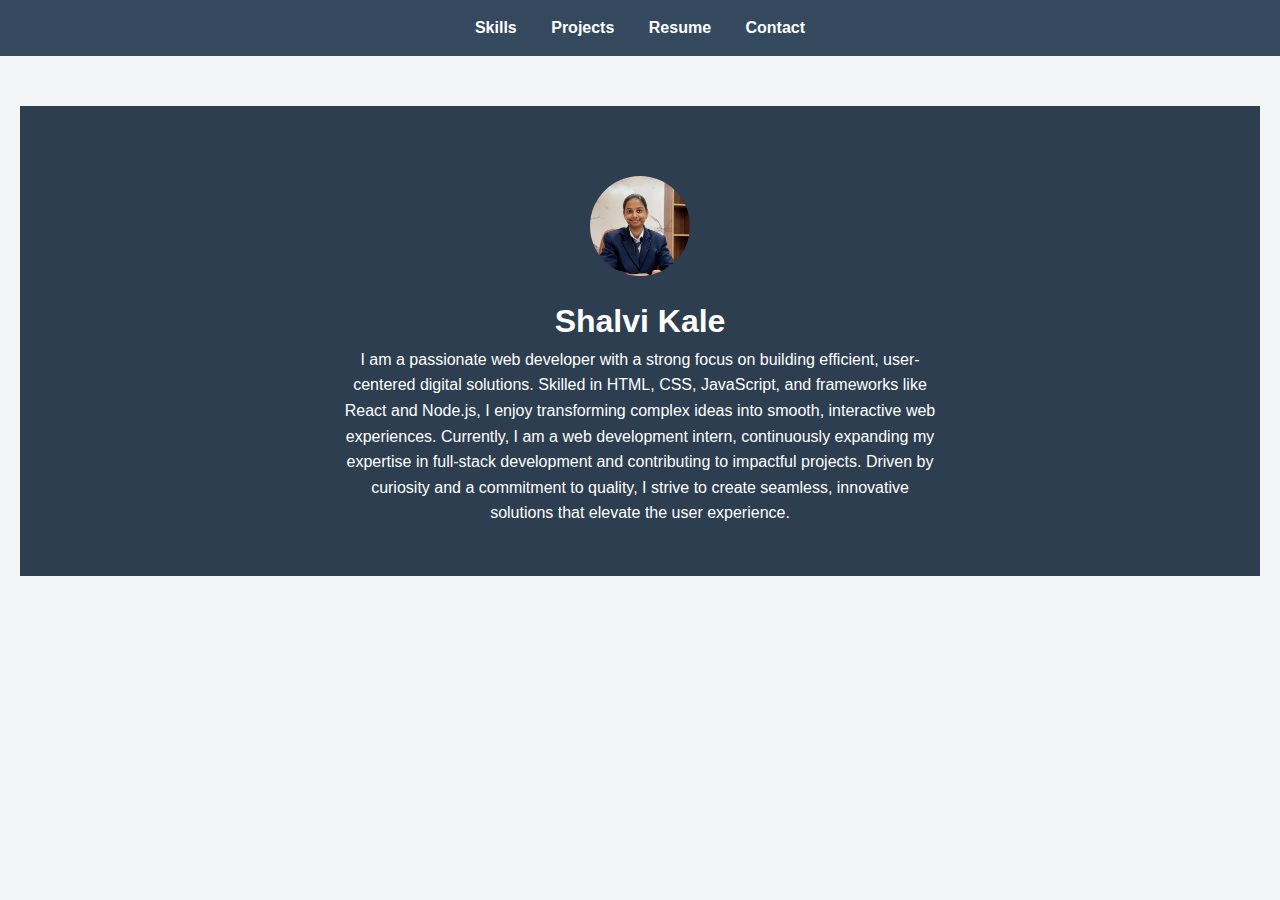
<file: index.html>
<!DOCTYPE html>
<html lang="en">
  <head>
    <meta charset="UTF-8" />
    <meta name="viewport" content="width=device-width, initial-scale=1.0" />
    <title>About Me - Portfolio</title>
    <link rel="stylesheet" href="style.css" />
  </head>
  <body>
    <header>
      <nav>
        <a href="skills.html">Skills</a>
        <a href="projects.html">Projects</a>
        <a href="resume.html">Resume</a>
        <a href="contact.html">Contact</a>
      </nav>
    </header>

    <section id="about">
      <div class="top-section">
        <div class="profile-pic">
          <img src="photo.jpg" alt="Your Photo" />
        </div>
        <h1>Shalvi Kale</h1>
        <p class="intro">
          I am a passionate web developer with a strong focus on building
          efficient, user-centered digital solutions. Skilled in HTML, CSS,
          JavaScript, and frameworks like React and Node.js, I enjoy
          transforming complex ideas into smooth, interactive web experiences.
          Currently, I am a web development intern, continuously expanding my
          expertise in full-stack development and contributing to impactful
          projects. Driven by curiosity and a commitment to quality, I strive to
          create seamless, innovative solutions that elevate the user
          experience.
        </p>
      </div>
    </section>

    <script src="script.js"></script>
  </body>
</html>
</file>
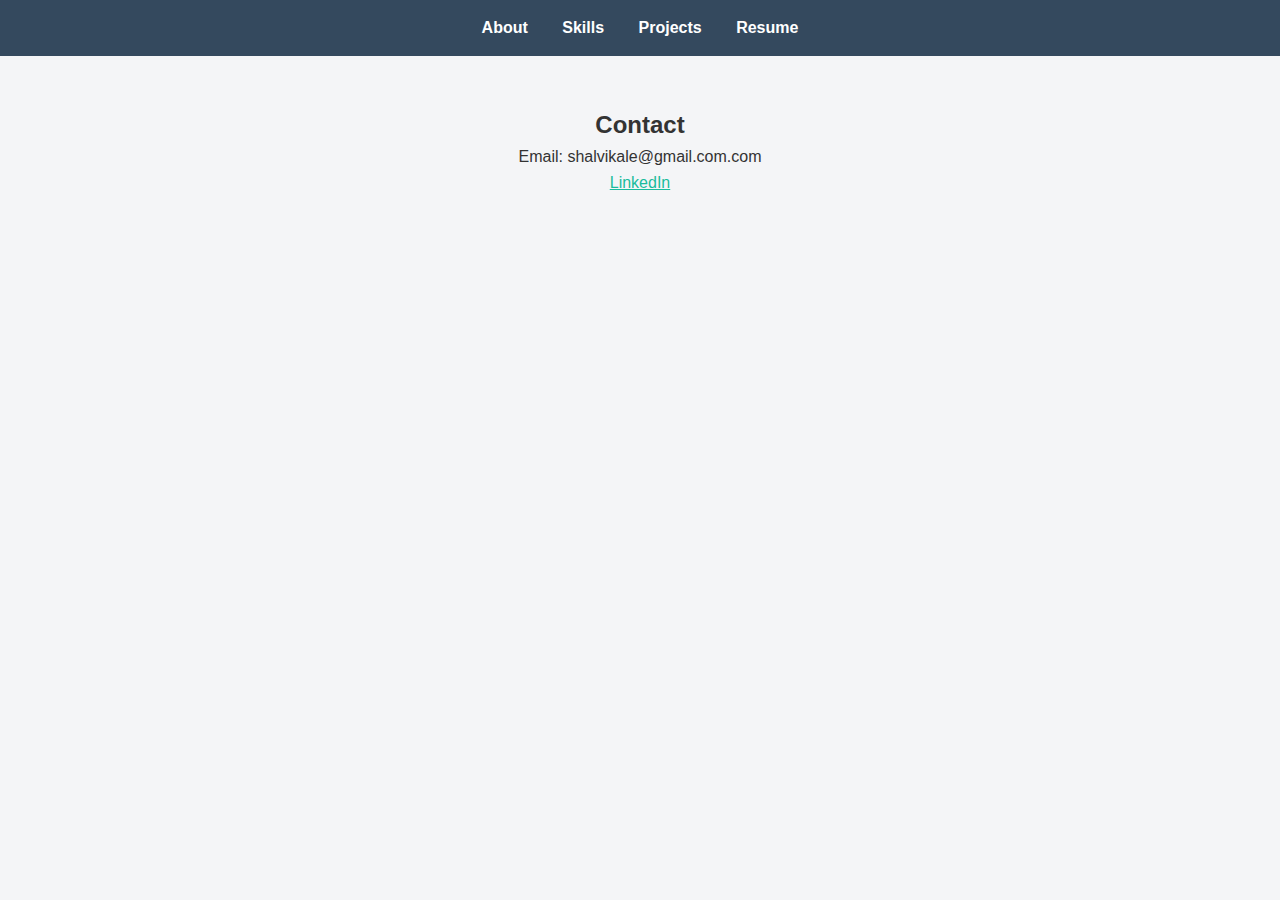
<file: contact.html>
<!DOCTYPE html>
<html lang="en">
  <head>
    <meta charset="UTF-8" />
    <meta name="viewport" content="width=device-width, initial-scale=1.0" />
    <title>Contact - Portfolio</title>
    <link rel="stylesheet" href="style.css" />
  </head>
  <body>
    <header>
      <nav>
        <a href="index.html">About</a>
        <a href="skills.html">Skills</a>
        <a href="projects.html">Projects</a>
        <a href="resume.html">Resume</a>
      </nav>
    </header>

    <section id="contact">
      <h2>Contact</h2>
      <p>Email: shalvikale@gmail.com.com</p>
      <div class="social">
        <a href="https://linkedin.com/in/shalvi-kale-403572260" target="_blank"
          >LinkedIn</a
        >
      </div>
    </section>

    <script src="script.js"></script>
  </body>
</html>
</file>
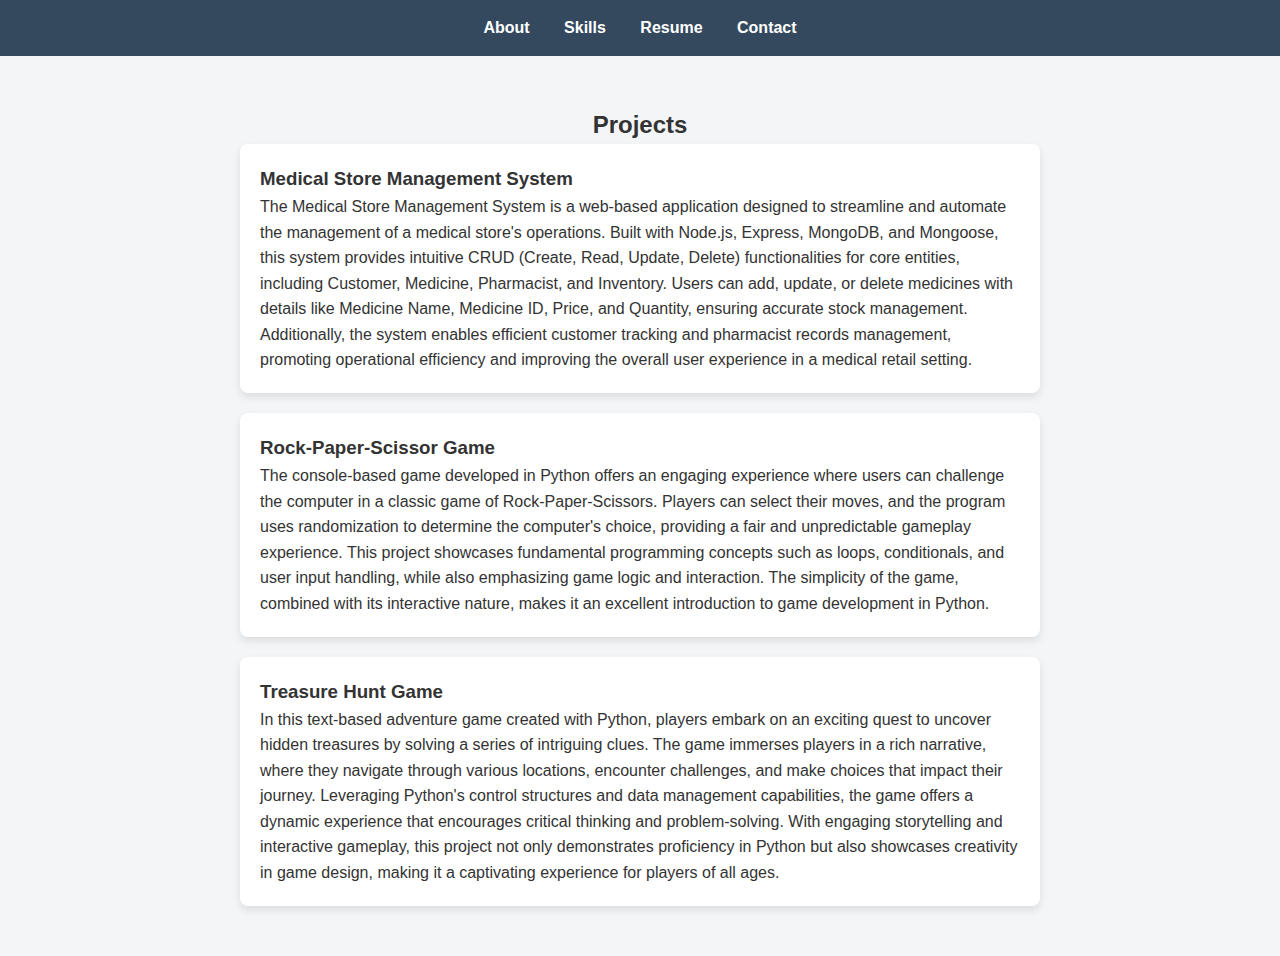
<file: projects.html>
<!DOCTYPE html>
<html lang="en">
  <head>
    <meta charset="UTF-8" />
    <meta name="viewport" content="width=device-width, initial-scale=1.0" />
    <title>Projects - Portfolio</title>
    <link rel="stylesheet" href="style.css" />
  </head>
  <body>
    <header>
      <nav>
        <a href="index.html">About</a>
        <a href="skills.html">Skills</a>
        <a href="resume.html">Resume</a>
        <a href="contact.html">Contact</a>
      </nav>
    </header>

    <section id="projects">
      <h2>Projects</h2>
      <div class="projects-list">
        <div class="project">
          <div class="project-description">
            <h3>Medical Store Management System</h3>
            <p>
              The Medical Store Management System is a web-based application
              designed to streamline and automate the management of a medical
              store's operations. Built with Node.js, Express, MongoDB, and
              Mongoose, this system provides intuitive CRUD (Create, Read,
              Update, Delete) functionalities for core entities, including
              Customer, Medicine, Pharmacist, and Inventory. Users can add,
              update, or delete medicines with details like Medicine Name,
              Medicine ID, Price, and Quantity, ensuring accurate stock
              management. Additionally, the system enables efficient customer
              tracking and pharmacist records management, promoting operational
              efficiency and improving the overall user experience in a medical
              retail setting.
            </p>
          </div>
        </div>
        <div class="project">
          <div class="project-description">
            <h3>Rock-Paper-Scissor Game</h3>
            <p>
              The console-based game developed in Python offers an engaging
              experience where users can challenge the computer in a classic
              game of Rock-Paper-Scissors. Players can select their moves, and
              the program uses randomization to determine the computer's choice,
              providing a fair and unpredictable gameplay experience. This
              project showcases fundamental programming concepts such as loops,
              conditionals, and user input handling, while also emphasizing game
              logic and interaction. The simplicity of the game, combined with
              its interactive nature, makes it an excellent introduction to game
              development in Python.
            </p>
          </div>
        </div>
        <div class="project">
          <div class="project-description">
            <h3>Treasure Hunt Game</h3>
            <p>
              In this text-based adventure game created with Python, players
              embark on an exciting quest to uncover hidden treasures by solving
              a series of intriguing clues. The game immerses players in a rich
              narrative, where they navigate through various locations,
              encounter challenges, and make choices that impact their journey.
              Leveraging Python's control structures and data management
              capabilities, the game offers a dynamic experience that encourages
              critical thinking and problem-solving. With engaging storytelling
              and interactive gameplay, this project not only demonstrates
              proficiency in Python but also showcases creativity in game
              design, making it a captivating experience for players of all
              ages.
            </p>
          </div>
        </div>
      </div>
    </section>

    <script src="script.js"></script>
  </body>
</html>
</file>
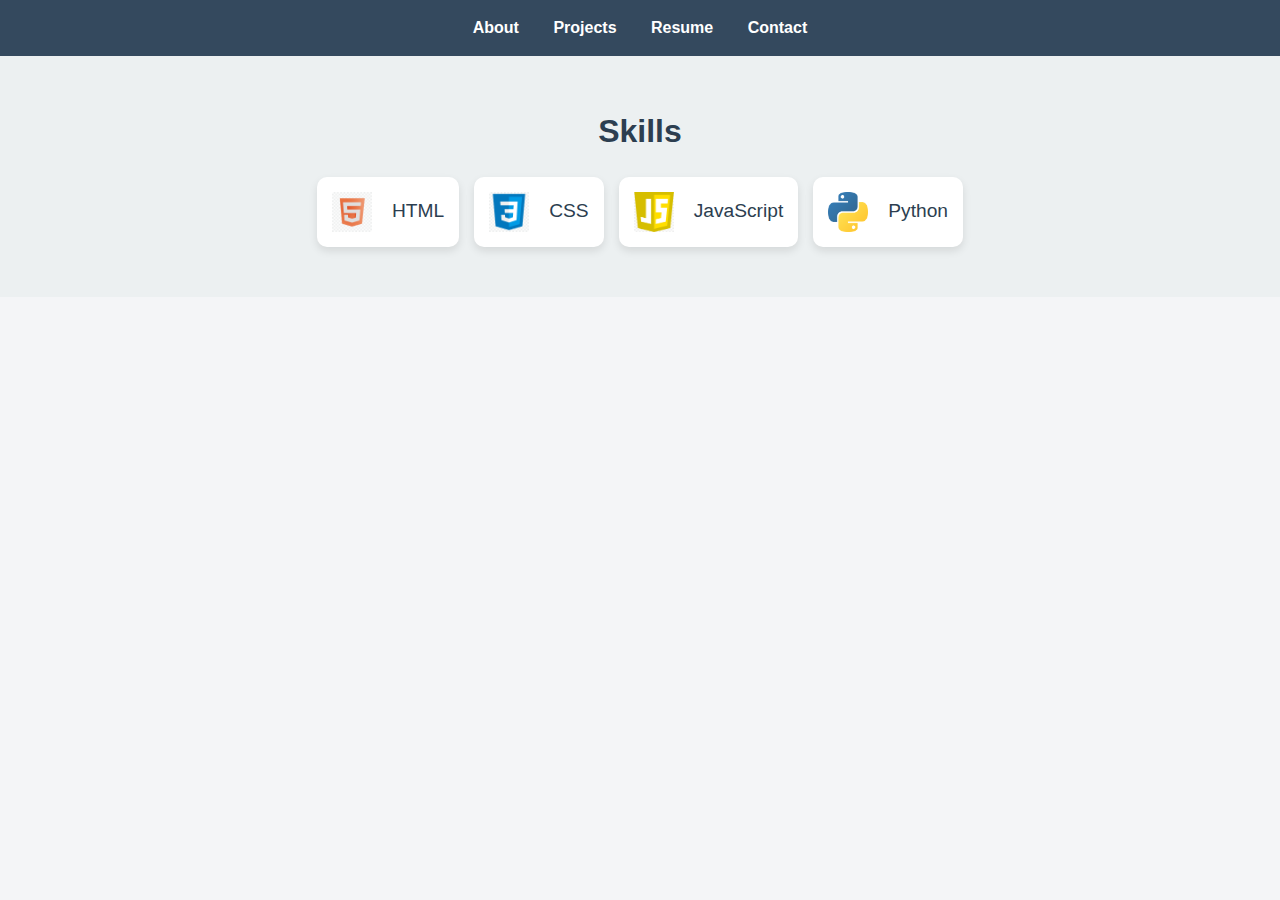
<file: skills.html>
<!DOCTYPE html>
<html lang="en">
  <head>
    <meta charset="UTF-8" />
    <meta name="viewport" content="width=device-width, initial-scale=1.0" />
    <title>Skills - Portfolio</title>
    <link rel="stylesheet" href="style.css" />
  </head>
  <body>
    <header>
      <nav>
        <a href="index.html">About</a>
        <a href="projects.html">Projects</a>
        <a href="resume.html">Resume</a>
        <a href="contact.html">Contact</a>
      </nav>
    </header>

    <section id="skills">
      <h2>Skills</h2>
      <div class="skills-list">
        <div class="skill">
          <img src="html-logo.png" alt="HTML" />
          <span>HTML</span>
        </div>
        <div class="skill">
          <img src="css-logo.png" alt="CSS" />
          <span>CSS</span>
        </div>
        <div class="skill">
          <img src="javascript-logo.png" alt="JavaScript" />
          <span>JavaScript</span>
        </div>
        <div class="skill">
          <img src="python-logo.png" alt="Python" />
          <span>Python</span>
        </div>
      </div>
    </section>

    <script src="script.js"></script>
  </body>
</html>
</file>
<file: style.css>
* {
  margin: 0;
  padding: 0;
  box-sizing: border-box;
}

body {
  font-family: Arial, sans-serif;
  color: #333;
  background-color: #f4f5f7;
  line-height: 1.6;
}

header {
  background: #34495e;
  padding: 15px;
  text-align: center;
}

header nav a {
  color: #fff;
  margin: 0 15px;
  font-weight: bold;
  text-decoration: none;
  transition: color 0.3s;
}

header nav a:hover {
  color: #1abc9c;
}

section {
  padding: 50px 20px;
  text-align: center;
  opacity: 0;
  transition: opacity 1s ease-in-out;
}

.section-visible {
  opacity: 1;
  animation: slideIn 0.5s forwards;
}

@keyframes slideIn {
  from {
    transform: translateY(20px);
    opacity: 0;
  }
  to {
    transform: translateY(0);
    opacity: 1;
  }
}

#about .top-section {
  padding: 50px 20px;
  background-color: #2c3e50;
  color: white;
}

#about .profile-pic {
  width: 100px;
  height: 100px;
  border-radius: 50%;
  overflow: hidden;
  margin: 20px auto;
  display: flex;
  align-items: center;
  justify-content: center;
}

.profile-pic img {
  width: 100%;
  height: 100%;
  object-fit: cover;
}

#about .intro {
  max-width: 600px;
  margin: 0 auto;
}

#skills {
  display: flex;
  flex-direction: column;
  align-items: center;
  padding: 50px 20px;
  background-color: #ecf0f1;
}

#skills h2 {
  font-size: 2em;
  color: #2c3e50;
  margin-bottom: 20px;
}

.skills-list {
  display: flex;
  gap: 15px;
  flex-wrap: wrap;
  justify-content: center;
  animation: fadeIn 2s forwards;
}

.skill {
  background-color: #ffffff;
  padding: 15px;
  border-radius: 10px;
  display: inline-flex;
  align-items: center;
  gap: 10px;
  box-shadow: 0px 4px 8px rgba(0, 0, 0, 0.1);
}

.skill img {
  width: 40px;
  height: 40px;
  margin-right: 10px;
}

.skill span {
  font-size: 1.2em;
  color: #2c3e50;
}

#projects {
  display: flex;
  flex-direction: column;
  align-items: center;
}

.projects-list {
  display: flex;
  flex-direction: column;
  gap: 20px;
  width: 100%;
  max-width: 800px;
}

.project {
  display: flex;
  align-items: center;
  justify-content: center;
  background: #ffffff;
  border-radius: 8px;
  padding: 20px;
  box-shadow: 0px 4px 8px rgba(0, 0, 0, 0.1);
  animation: fadeIn 2s forwards;
}

.project:hover {
  transform: scale(1.02);
}

.project img {
  width: 80px;
  height: 80px;
  border-radius: 8px;
  margin-right: 20px;
}

.project-description {
  display: flex;
  flex-direction: column;
  text-align: left;
}

@media (max-width: 600px) {
  .project {
    flex-direction: column;
    align-items: center;
  }

  .project img {
    margin-right: 0;
    margin-bottom: 10px;
  }
}

#contact .social a {
  color: #1abc9c;
}

@keyframes fadeIn {
  to {
    opacity: 1;
  }
}
</file>
